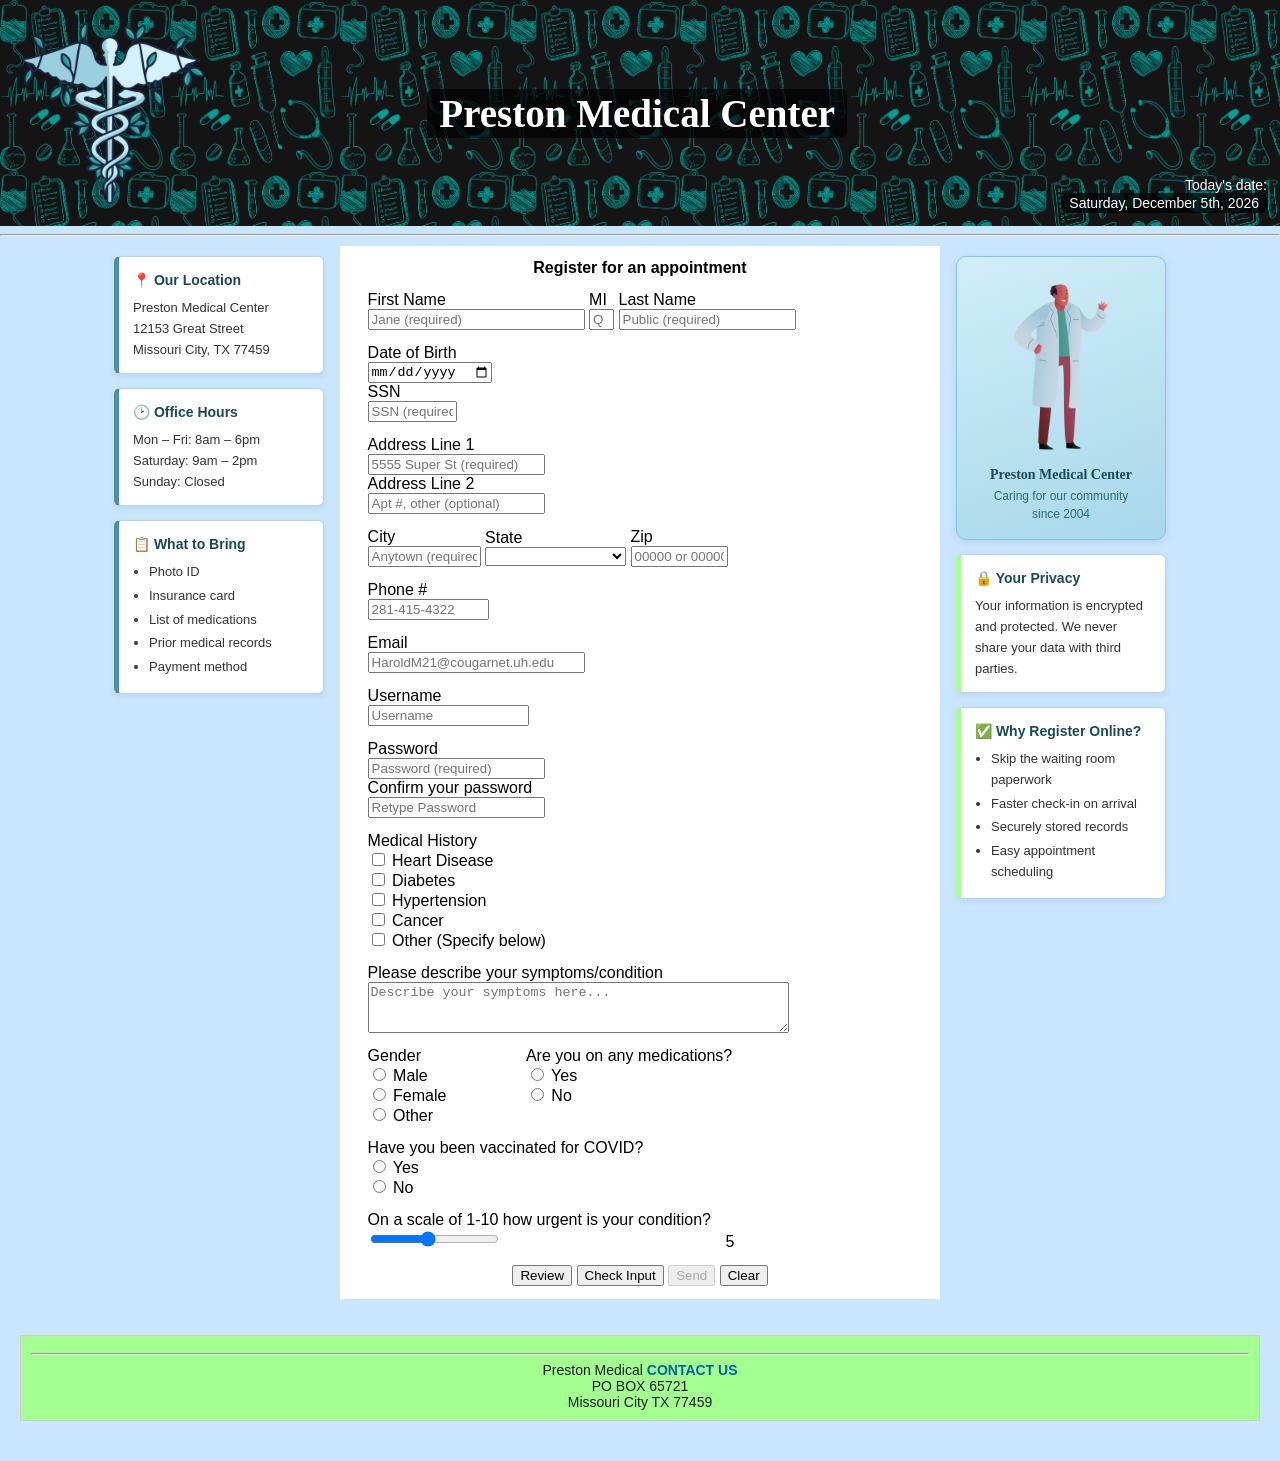
<file: index.html>
<!--
 Program name: index.html
 Author: Cinque Preston
 Date created: 2026-02-15
 Date last edited: 2026-04-22
 Version: 2.0
 Description: Preston Medical Center patient registration form (combined).
-->
<html>
    <head>
        <meta charset="utf-8">
        <title>Appointment Registration - Preston Medical Center</title>
        <link rel="stylesheet" href="homework1.css">
        <link rel="stylesheet" href="homework2.css">
    </head>
 
    <body>
        <div id="header"> 
            <table id="header-table">
                <tr>
                    <td id="header-logo">
                            <span>
                                  <img id="logo" 
                                   src="SOMETHING.png" 
                                   alt="Preston Medical Logo" 
                                   width="200" 
                                   height="200">
                            </span>
                        </td>
                    <td class="banner-title"><span>Preston Medical Center</span></td>
                    <td class="banner-date">Today's date: <span id="today"></span></td>
                </tr>
            </table>
        </div>
        <hr>

    <div id="main-layout">

      <!-- Left panel -->
      <div id="left-panel">
        <div class="info-card">
          <h3>&#128205; Our Location</h3>
          <p>Preston Medical Center<br>
             12153 Great Street<br>
             Missouri City, TX 77459</p>
        </div>
        <div class="info-card">
          <h3>&#128337; Office Hours</h3>
          <p>Mon &ndash; Fri: 8am &ndash; 6pm<br>
             Saturday: 9am &ndash; 2pm<br>
             Sunday: Closed</p>
        </div>
        <div class="info-card">
          <h3>&#128203; What to Bring</h3>
          <ul>
            <li>Photo ID</li>
            <li>Insurance card</li>
            <li>List of medications</li>
            <li>Prior medical records</li>
            <li>Payment method</li>
          </ul>
        </div>
      </div>

      <div id="body">
    <form name="register" id="register" onreset="removedata1()" action="homework1-submit.html">
    <table class="form">
    <tr class="form">
        <th class="form" colspan="3">Register for an appointment</th>
    </tr>
    <tr class="form">
    <td align="left"></td>
    <td>
        <span style="display:inline-block; text-align:left;">
            <label for="firstname">First Name</label><br>
            <input type="text" 
                   size="25" 
                   maxlength="30" 
                   id="firstname" 
                   name="firstname" 
                   required 
                   oninput="this.setCustomValidity('')" 
                   onblur="checkfirstname()"
                   title="Enter your first name. Letters, apostrophes, and dashes only. 1-30 characters required."
                   placeholder="Jane (required)">
        </span>
        <span style="display:inline-block; text-align:left;">
            <label for="middleinit">MI</label><br>
            <input type="text" 
                   size="1" 
                   maxlength="1" 
                   id="middleinit" 
                   name="middleinit"
                   onblur="checkmiddle()"
                   title="Enter your middle initial. One letter only, no numbers or symbols. Optional."
                   placeholder="Q">
        </span>
        <span style="display:inline-block; text-align:left;">
            <label for="lastname">Last Name</label><br>
            <input type="text" 
                   size="20" 
                   maxlength="30" 
                   id="lastname" 
                   name="lastname" 
                   required 
                   oninvalid="this.setCustomValidity('Last Name is Required')" 
                   oninput="this.setCustomValidity('')"
                   onblur="checklastname()"
                   title="Enter your last name. Letters, apostrophes, dashes, and numbers 2-5 only. 1-30 characters required."
                   placeholder="Public (required)">
        </span>
        <span id="name_message" style="display:block; color:red;"></span>
        <span id="lastname_message" style="display:block; color:red;"></span>
    </td>
    </tr>
    <tr class="form">
    <td align="right"></td>
    <td>
        <span style="display:inline-block; text-align:left; margin-right:25px;">
            <label for="DOB">Date of Birth</label><br>
            <input type="date" 
                   id="DOB" 
                   name="DateOfBirth" 
                   required
                   oninvalid="this.setCustomValidity('Date of Birth is Required')"
                   oninput="this.setCustomValidity(''); checkDOB()"
                   onblur="checkDOB()"
                   title="Enter your date of birth. Cannot be in the future or more than 120 years ago. Required.">
        </span>
        <span id="dob_message" style="display:block; color:red;"></span>
        <span style="display:inline-block; text-align:left;">
            <label for="SSN">SSN</label><br>
            <input type="password" 
                   size="9" 
                   maxlength="11" 
                   id="SSN" 
                   name="SocialSecurity" 
                   required
                   oninvalid="this.setCustomValidity('Social Security # is Required')"
                   oninput="formatSSN()"
                   onblur="checkSSN()"
                   title="Enter your 9-digit Social Security Number. Auto-formats as 000-00-0000. Required."
                   placeholder="SSN (required)">
        </span>
        <span id="ssn_text" style="display:block; color:red;"></span>
    </td>
    </tr>
    <tr class="form">
    <td align="right"></td>
    <td>
        <span style="display:inline-block; text-align:left; margin-right:25px;">
            <label for="addr1">Address Line 1</label><br>
            <input type="text" 
                   size="20" 
                   minlength="2" 
                   maxlength="30" 
                   id="addr1" 
                   name="addr1" 
                   required
                   oninvalid="this.setCustomValidity('At least 1 address line Required')"
                   oninput="this.setCustomValidity('')"
                   onblur="checkaddr1()"
                   title="Enter your street address. 2-30 characters required."
                   placeholder="5555 Super St (required)">
        </span>
        <span id="addr1_text" style="display:block; color:red;"></span>
        <span style="display:inline-block; text-align:left;">
            <label for="addr2">Address Line 2</label><br>
            <input type="text" 
                   size="20" 
                   maxlength="30" 
                   id="addr2" 
                   name="addr2"
                   onblur="checkaddr2()"
                   title="Enter your apartment number or additional address info. 2-30 characters if entered. Optional."
                   placeholder="Apt #, other (optional)">
        </span>
        <span id="addr2_text" style="display:block; color:red;"></span>
    </td>
    </tr>
    <tr class="form">
    <td align="right"></td>
    <td>
        <span style="display:inline-block; text-align:left;">
            <label for="city">City</label><br>
            <input type="text" 
                   size="12" 
                   maxlength="25" 
                   id="city" 
                   name="city" 
                   required
                   oninvalid="this.setCustomValidity('You forgot City')"
                   oninput="this.setCustomValidity('')"
                   onblur="checkcity()"
                   title="Enter your city. 2-30 characters required."
                   placeholder="Anytown (required)">
        </span>
        <span style="display:inline-block; text-align:left;">
            <label for="state">State</label><br>
            <select id="state" name="state" required onblur="checkstate()">
                <option value=""></option>
                <option value="AL">Alabama</option>
                <option value="AK">Alaska</option>
                <option value="AZ">Arizona</option>
                <option value="AR">Arkansas</option>
                <option value="CA">California</option>
                <option value="CO">Colorado</option>
                <option value="CT">Connecticut</option>
                <option value="DE">Delaware</option>
                <option value="DC">District Of Columbia</option>
                <option value="PR">Puerto Rico</option>
                <option value="FL">Florida</option>
                <option value="GA">Georgia</option>
                <option value="HI">Hawaii</option>
                <option value="ID">Idaho</option>
                <option value="IL">Illinois</option>
                <option value="IN">Indiana</option>
                <option value="IA">Iowa</option>
                <option value="KS">Kansas</option>
                <option value="KY">Kentucky</option>
                <option value="LA">Louisiana</option>
                <option value="ME">Maine</option>
                <option value="MD">Maryland</option>
                <option value="MA">Massachusetts</option>
                <option value="MI">Michigan</option>
                <option value="MN">Minnesota</option>
                <option value="MS">Mississippi</option>
                <option value="MO">Missouri</option>
                <option value="MT">Montana</option>
                <option value="NE">Nebraska</option>
                <option value="NV">Nevada</option>
                <option value="NH">New Hampshire</option>
                <option value="NJ">New Jersey</option>
                <option value="NM">New Mexico</option>
                <option value="NY">New York</option>
                <option value="NC">North Carolina</option>
                <option value="ND">North Dakota</option>
                <option value="OH">Ohio</option>
                <option value="OK">Oklahoma</option>
                <option value="OR">Oregon</option>
                <option value="PA">Pennsylvania</option>
                <option value="RI">Rhode Island</option>
                <option value="SC">South Carolina</option>
                <option value="SD">South Dakota</option>
                <option value="TN">Tennessee</option>
                <option value="TX">Texas</option>
                <option value="UT">Utah</option>
                <option value="VT">Vermont</option>
                <option value="VA">Virginia</option>
                <option value="WA">Washington</option>
                <option value="WV">West Virginia</option>
                <option value="WI">Wisconsin</option>
                <option value="WY">Wyoming</option>
            </select>
        </span>
        <span style="display:inline-block; text-align:left;">
            <label for="zip">Zip</label><br>
            <input type="text" 
                   size="10" 
                   maxlength="10" 
                   id="zip" 
                   name="zip" 
                   required
                   oninvalid="this.setCustomValidity('5-digit ZIP code required (e.g. 77002 or 77002-1234)')"
                   oninput="this.setCustomValidity('')"
                   onblur="checkzip()"
                   title="Enter your ZIP code. 5 digits required. ZIP+4 format (00000-0000) also accepted and will be trimmed to 5 digits. Required."
                   placeholder="00000 or 00000-0000">
        </span>
        <span id="City_text" style="display:block; color:red;"></span>
        <span id="State_text" style="display:block; color:red;"></span>
        <span id="zip_text" style="display:block; color:red;"></span>
    </td>
    </tr>
    <tr class="form">
    <td align="right"></td>
    <td>
        <span style="display:inline-block; text-align:left;">
            <label for="phone">Phone #</label><br>
            <input type="text" 
                   size="13" 
                   maxlength="13" 
                   id="phone" 
                   name="phone"
                   onblur="checkphone()"
                   title="Enter your phone number in format 000-000-0000. Optional."
                   placeholder="281-415-4322">
        </span>
        <span id="phone_text" style="display:block; color:red;"></span>
    </td>
    </tr>
    <tr class="form">
    <td align="right"></td>
    <td>
        <span style="display:inline-block; text-align:left;">
            <label for="email1">Email</label><br>
            <input type="email" 
                   size="25" 
                   id="email1" 
                   name="email1"
                   onblur="checkemail()"
                   title="Enter your email address in format name@domain.tld. Optional."
                   placeholder="HaroldM21@cougarnet.uh.edu">
        </span>
        <span id="Email_Text" style="display:block; color:red;"></span>
    </td>
    </tr>
    <tr class="form">
    <td align="right"></td>
    <td>
        <span style="display:inline-block; text-align:left;">
            <label for="user">Username</label><br>
            <input type="text" 
                   size="18"
                   maxlength="30"
                   id="user" 
                   name="user"
                   placeholder="Username"
                   required
                   title="Enter a username. 5-30 characters, letters and numbers only, cannot start with a number, no spaces. Required."
                   oninvalid="this.setCustomValidity('Username is Required')"
                   oninput="this.setCustomValidity('')"
                   onblur="checkuser()"
            >
        </span>
        <span id="user_text" style="display:block; color:red;"></span>
    </td>
    </tr>
    <tr class="form">
    <td align="right"></td>
    <td>
        <span style="display:inline-block; text-align:left; margin-right:25px;">
            <label for="pass">Password</label><br>
            <input type="password" 
                   size="20" 
                   maxlength="30" 
                   id="pass" 
                   name="Password" 
                   required
                   placeholder="Password (required)"
                   title="Enter a password. 8-30 characters, must include 1 uppercase, 1 lowercase, 1 number, and 1 special character. Cannot contain your name or username."
                   oninvalid="this.setCustomValidity('Password is Required')"
                   oninput="this.setCustomValidity('')"
                   onblur="passwordentry()"
            >
        </span>
        <span id="pass_text" style="display:block; color:red;"></span>
        <span id="pass_text2" style="display:block; color:red;"></span>
        <span id="pass_text3" style="display:block; color:red;"></span>
        <span id="pass_text4" style="display:block; color:red;"></span>
        <span id="pass_text5" style="display:block; color:red;"></span>
        <span id="pass_text6" style="display:block; color:red;"></span>
        <span id="pass_text7" style="display:block; color:red;"></span>
        <span id="pass_text8" style="display:block; color:red;"></span>
        <span id="pass_text9" style="display:block; color:red;"></span>
        <span style="display:inline-block; text-align:left;">
            <label for="confirmPass">Confirm your password</label><br>
            <input type="password" 
                   size="20" 
                   maxlength="30" 
                   id="confirmPass" 
                   name="confirmPass" 
                   required
                   title="Re-enter your password to confirm it matches."
                   placeholder="Retype Password"
                   onblur="checkpassword2()"
            >
        </span>
        <span id="confirmPass_text" style="display:block; color:red;"></span>
    </td>
    </tr>
    <tr class="form">
    <td align="right"></td>
    <td>
        <span style="display:inline-block; text-align:left;">
            <label>Medical History</label><br>
            <input type="checkbox" id="illness1" name="illness1" value="Heart Disease">
            <label for="illness1">Heart Disease</label><br>
            <input type="checkbox" id="illness2" name="illness2" value="Diabetes">
            <label for="illness2">Diabetes</label><br>
            <input type="checkbox" id="illness3" name="illness3" value="Hypertension">
            <label for="illness3">Hypertension</label><br>
            <input type="checkbox" id="illness4" name="illness4" value="Cancer">
            <label for="illness4">Cancer</label><br>
            <input type="checkbox" id="illnessOther" name="illnessOther" value="Other">
            <label for="illnessOther">Other (Specify below)</label><br>
        </span>
        <span id="Medical_Check"></span>
    </td>
    </tr>
    <tr class="form">
    <td align="right"></td>
    <td>
        <span style="display:inline-block; text-align:left;">
            <label for="description">Please describe your symptoms/condition</label><br>
            <textarea 
                id="description" 
                name="description" 
                rows="3" 
                cols="50"
                title="Describe your symptoms or condition. Optional."
                placeholder="Describe your symptoms here..."></textarea>
        </span>
    </td>
    </tr>
    <tr class="form">
    <td align="right"></td>
    <td>
        <span style="display:inline-block; text-align:left; margin-right:75px;">
            <label>Gender</label><br>
            <input type="radio" id="male" name="gender" value="male" required>
                <label for="male">Male</label><br>
            <input type="radio" id="female" name="gender" value="female">
                <label for="female">Female</label><br>
            <input type="radio" id="othergender" name="gender" value="other">
                <label for="othergender">Other</label><br>
            <span id="gender_text" style="display:block; color:red;"></span>
        </span>
        <span style="display:inline-block; text-align:left; vertical-align: top">
            <label>Are you on any medications?</label><br>
            <input type="radio" id="medyes" name="medication" value="yes" required>
                <label for="medyes">Yes</label><br>
            <input type="radio" id="medno" name="medication" value="no">
                <label for="medno">No</label><br>
            <span id="medication_text" style="display:block; color:red;"></span>
        </span>
    </td>
    </tr>
    <tr class="form">
    <td align="right"></td>
    <td>
        <span style="display:inline-block; text-align:left;">
            <label>Have you been vaccinated for COVID?</label><br>
            <input type="radio" id="vacyes" name="vaccination" value="yes" required>
                <label for="vacyes">Yes</label><br>
            <input type="radio" id="vacno" name="vaccination" value="no">
                <label for="vacno">No</label><br>
            <span id="vaccination_text" style="display:block; color:red;"></span>
        </span>
    </td>
    </tr>
    <tr class="form">
    <td align="right"></td>
    <td>
        <span style="display:inline-block; text-align:left;">
            <label for="feeling">On a scale of 1-10 how urgent is your condition?</label><br>
            <input type="range" 
                   id="feeling" 
                   name="feeling"
                   min="1"
                   max="10"
                   value="5"
                   oninput="document.getElementById('urgencyValue').innerHTML = this.value">
        </span>
        <span id="urgencyValue" style="margin-left:10px;">5</span>
    </td>
    </tr>

    <tr>        
        <td colspan="3">
            <center>
            <input type="button" id="getdata" value="Review" onclick="getdata1()">
            <input type="button" id="check" value="Check Input" onclick="checkform()">
            <input type="submit" value="Send" id="submit" disabled>
            <input type="reset" value="Clear" onclick="document.getElementById('submit').disabled = true;">
            </center>
        </td>
    </tr>
    </table>
    </form>
      </div><!-- end #body -->

      <div id="right-panel">
        <div class="graphic-panel">
          <img src="waving.png" alt="Friendly doctor welcoming patients" class="doctor-img">
          <p class="graphic-title">Preston Medical Center</p>
          <p class="graphic-sub">Caring for our community<br>since 2004</p>
        </div>
        <div class="info-card trust-card">
          <h3>&#128274; Your Privacy</h3>
          <p>Your information is encrypted and protected. We never share your data with third parties.</p>
        </div>
        <div class="info-card trust-card">
          <h3>&#9989; Why Register Online?</h3>
          <ul>
            <li>Skip the waiting room paperwork</li>
            <li>Faster check-in on arrival</li>
            <li>Securely stored records</li>
            <li>Easy appointment scheduling</li>
          </ul>
        </div>
      </div>

    </div><!-- end #main-layout -->

    <div id="footer">
        <hr>
        <center>
        Preston Medical
        <a href="https://theuselessweb.com/" class="contact-btn">CONTACT US</a>
        <br>
        PO BOX 65721
        <br>
        Missouri City TX 77459
        </center>
    </div>

<!-- Output table appears here after clicking Review -->
<div id="outputformdata"></div>

<!-- Load external JavaScript -->
<script src="homework3.js"></script>
<script>
    (function() {
        var days = ["Sunday","Monday","Tuesday","Wednesday","Thursday","Friday","Saturday"];
        var months = ["January","February","March","April","May","June",
                      "July","August","September","October","November","December"];
        var d = new Date();
        var day = days[d.getDay()];
        var month = months[d.getMonth()];
        var date = d.getDate();
        var year = d.getFullYear();
        var suffix = (date === 1 || date === 21 || date === 31) ? "st"
                   : (date === 2 || date === 22) ? "nd"
                   : (date === 3 || date === 23) ? "rd" : "th";
        document.getElementById("today").innerHTML = day + ", " + month + " " + date + suffix + ", " + year;
    })();
</script>
</body>
</html>
</file>
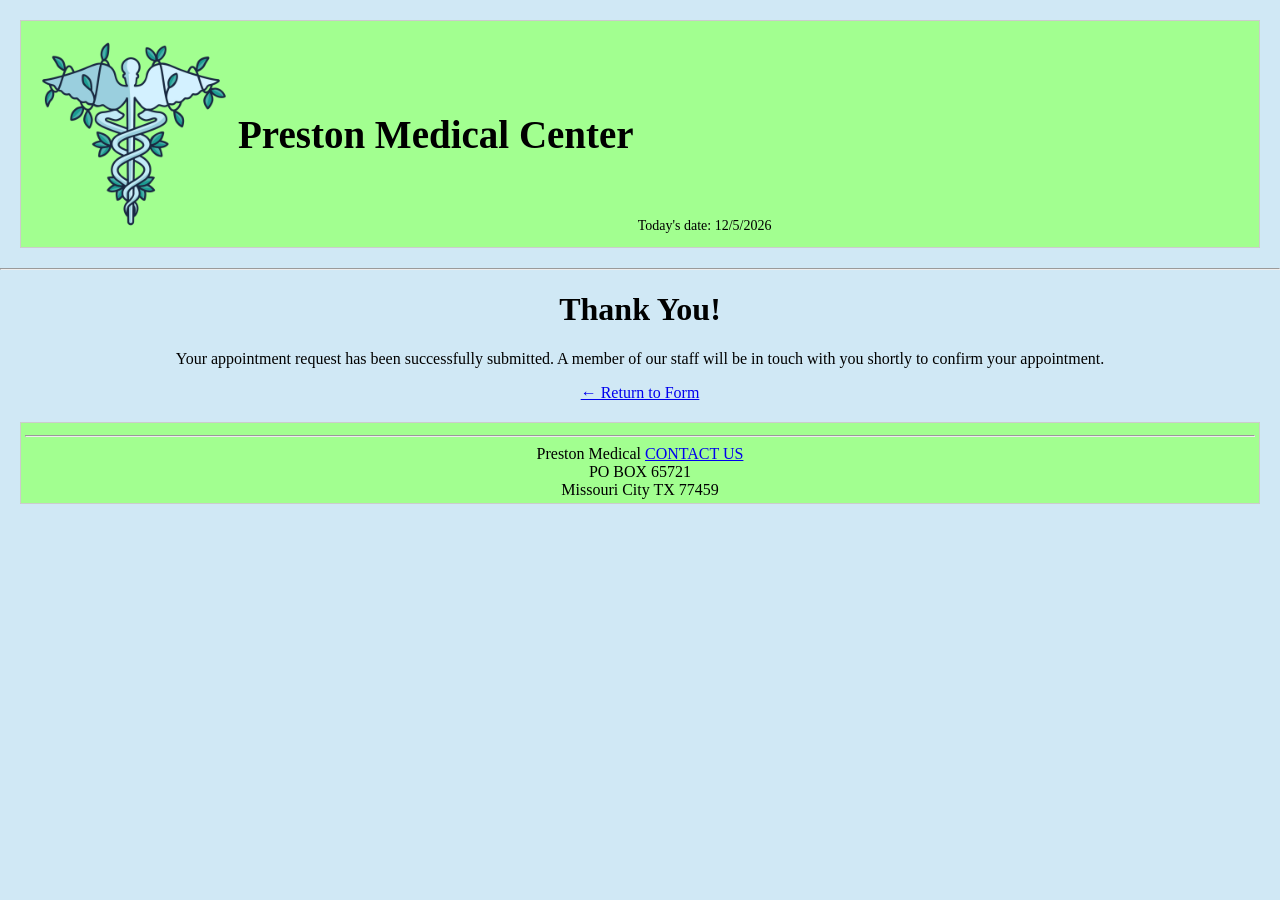
<file: homework1-submit (2).html>
<!-- 
 Name: Cinque Preston
 File: homework1.css
 Date Created: 2026-02-15
 Date Updated: 2026-02-23
 Purpose: Style sheet for MIS 3371 HW1
-->
<html>
<head>
    <meta charset="utf-8">
    <title>Appointment Submitted - Preston Medical Center</title>
    <link rel="stylesheet" href="thankyou.css">
</head>
<body>

    <div id="header">
        <table>
            <tr>
                <td>
                    <img src="SOMETHING.png" alt="Preston Medical Logo" width="200" height="200">
                </td>
                <td class="site-title">Preston Medical Center</td>
                <td class="date-cell">Today's date: <span id="today"></span></td>
            </tr>
        </table>
    </div>

    <hr>

    <div id="body">
        <div class="thank-you-box">
            <div class="checkmark">
            </div>
            <h1>Thank You!</h1>
            <p>Your appointment request has been successfully submitted. A member of our staff will be in touch with you shortly to confirm your appointment.</p>
            <a href="index.html" class="return-btn">&#8592; Return to Form<br></a>
        </div>
    </div>

    <div id="footer">
        <hr>
        Preston Medical
        <a href="https://theuselessweb.com/">CONTACT US</a>
        <br>
        PO BOX 65721
        <br>
        Missouri City TX 77459
    </div>

    <script>
        document.getElementById("today").innerHTML = new Date().toLocaleDateString();
    </script>

</body>
</html>
</file>
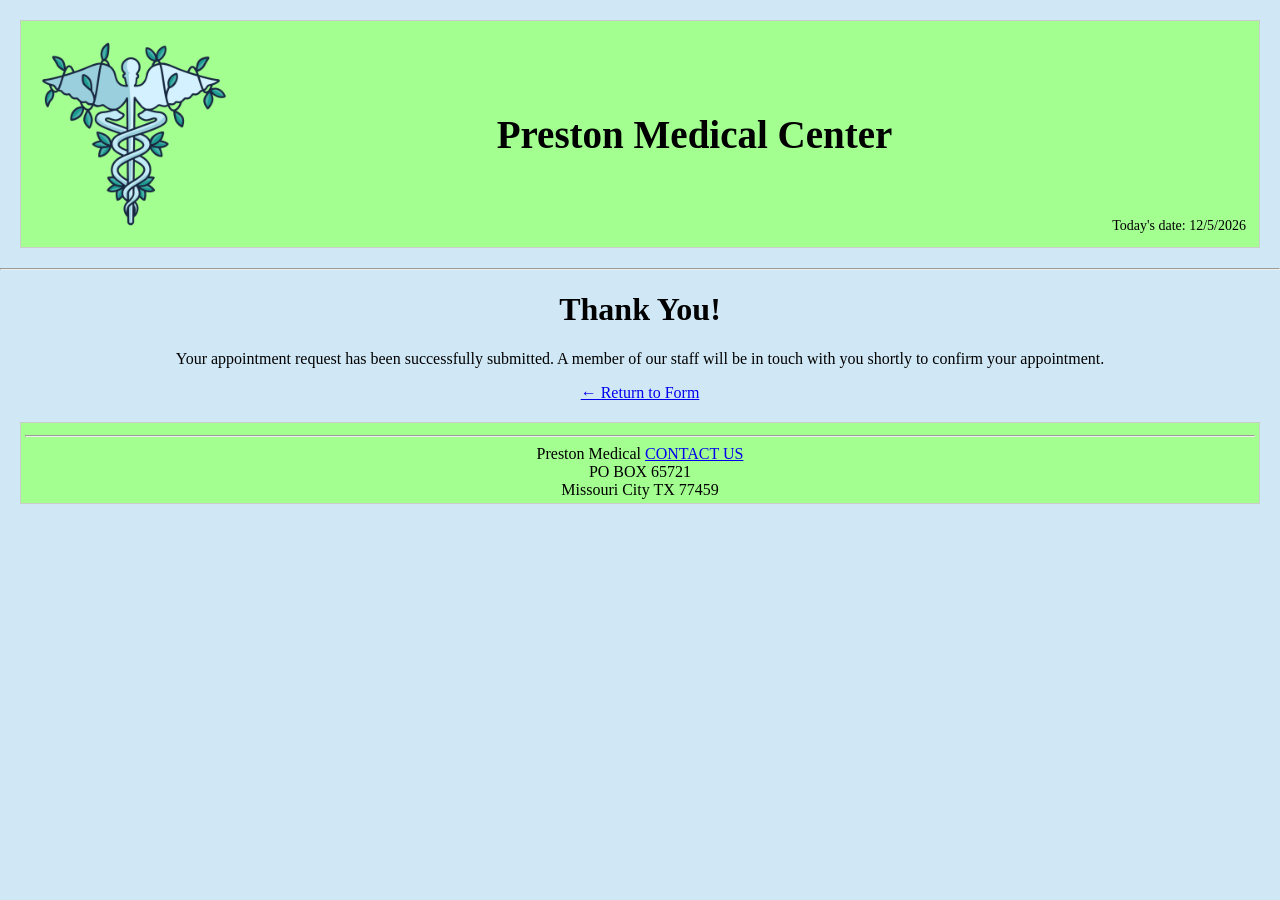
<file: homework1-submit.html>
<!-- 
 Name: Cinque Preston
 File: homework1.css
 Date Created: 2026-02-15
 Date Updated: 2026-02-23
 Purpose: Style sheet for MIS 3371 HW1
-->
<html>
<head>
    <meta charset="utf-8">
    <title>Appointment Submitted - Preston Medical Center</title>
    <link rel="stylesheet" href="thankyou.css">
</head>
<body>

    <div id="header">
        <table width="100%">
            <tr>
                <td>
                    <img src="SOMETHING.png" alt="Preston Medical Logo" width="200" height="200">
                </td>
                <td class="site-title">Preston Medical Center</td>
                <td class="date-cell">Today's date: <span id="today"></span></td>
            </tr>
        </table>
    </div>

    <hr>

    <div id="body">
        <div class="thank-you-box">
            <div class="checkmark">
            </div>
            <h1>Thank You!</h1>
            <p>Your appointment request has been successfully submitted. A member of our staff will be in touch with you shortly to confirm your appointment.</p>
            <a href="index.html" class="return-btn">&#8592; Return to Form<br></a>
        </div>
    </div>

    <div id="footer">
        <hr>
        Preston Medical
        <a href="https://theuselessweb.com/">CONTACT US</a>
        <br>
        PO BOX 65721
        <br>
        Missouri City TX 77459
    </div>

    <script>
        document.getElementById("today").innerHTML = new Date().toLocaleDateString();
    </script>

</body>
</html>
</file>
<file: homework1.css>
/* 
 Program name: homework1.css
 Author: Cinque Preston
 Date created: 2026-02-15
 Date last edited: 2026-04-22
 Version: 1.3
 Description: External stylesheet for the Preston Medical Center
*/
body 
{
    background-color: rgb(202, 230, 255);
    font-family: 'Lucida Sans', 'Lucida Sans Regular', 'Lucida Grande', 'Lucida Sans Unicode', Geneva, Verdana, sans-serif;
    color: rgb(20, 20, 20);
    margin: 0;
    padding: 0;
}
h1, h2, h3
{
    font-family: Georgia, 'Times New Roman', serif;
    color: rgb(0, 80, 120);
}
/* Hyperlinks */
a
{
    color: rgb(0, 100, 160);
    text-decoration: none;
    font-weight: bold;
}
a:visited
{
    color: rgb(90, 0, 130);
}
a:hover
{
    text-decoration: underline;
    color: rgb(0, 60, 100);
}
#header
{
    background-color: rgb(20, 20, 20);
    background-image: url("medic.png");
    background-repeat: repeat;
    background-size: 170px 170px;
    min-height: 200px;
}
#header-table
{
    width: 100%;
    border-collapse: separate;
    border-spacing: 5px;
}
#header-table td
{
    vertical-align: middle;
    padding: 8px;
}

.banner-date > span
{
    background: rgba(0,0,0,0.7);
    border-radius: 6px;
    padding: 2px 8px;
    display: inline-block;
    white-space: nowrap;
}
#header-logo
{
    width: 200px;
}
#footer
{
    background-color: rgb(162, 255, 144);
    border: 1px solid #ccc;
    margin: 20px;
    padding: 10px;
    text-align: center;
    font-size: 14px;
    color: rgb(30, 30, 30);
}
/* Class selectors*/
table.form, tr.form, td.form 
{
    margin: 0 auto;
    width: 600px;
    opacity: 1;
    font-family: 'Lucida Sans', 'Lucida Sans Regular', 'Lucida Grande', 'Lucida Sans Unicode', Geneva, Verdana, sans-serif;
    background-color: rgb(255, 255, 255);
    padding: 0px;
    border-spacing: 12px;
    color: rgb(0, 0, 0);
}
.banner-title
{
    font-weight: bold;
    font-size: 39px;
    text-align: center;
    color: rgb(255, 255, 255);
    font-family: Georgia, serif;
    width: 100%;
}
.banner-title span
{
    width: auto;
    display: inline-block;
    background: rgba(0,0,0,0.7);
    border-radius: 6px;
    padding: 2px 12px;
}
.banner-date
{
    text-align: right;
    vertical-align: bottom !important;
    font-size: 14px;
    color: rgb(255, 255, 255);
    width: 200px;
}
/* Error messages */
.error-msg
{
    display: block;
    color: red;
}
#main-layout
{
    display: flex;
    flex-direction: row;
    align-items: flex-start;
    gap: 16px;
    margin: 10px 20px;
    justify-content: center;
}
#body
{
    flex: 0 0 auto;
}
/* Panels */
#left-panel, #right-panel
{
    flex: 0 0 210px;
    display: flex;
    flex-direction: column;
    gap: 14px;
    padding-top: 10px;
}
.info-card
{
    background-color: #ffffff;
    border: 1px solid #b0d8ea;
    border-left: 5px solid #4a90a4;
    border-radius: 6px;
    padding: 12px 14px;
    box-shadow: 0 2px 6px rgba(0,0,0,0.08);
    font-size: 13px;
    line-height: 1.6;
}
.info-card h3
{
    margin: 0 0 7px 0;
    font-size: 14px;
    color: #1a4a5a;
    font-family: 'Lucida Sans', Verdana, sans-serif;
}
.info-card p, .info-card ul
{
    margin: 0;
    color: #333;
}
.info-card ul
{
    padding-left: 16px;
}
.info-card li
{
    margin-bottom: 3px;
}
/* right */
.graphic-panel
{
    background: linear-gradient(160deg, #d0eef8 0%, #a8d8ea 100%);
    border-radius: 10px;
    text-align: center;
    padding: 20px 14px 16px;
    border: 1px solid #7ec8e3;
    box-shadow: 0 2px 8px rgba(0,0,0,0.1);
}
.graphic-title
{
    font-size: 14px;
    font-weight: bold;
    color: #1a4a5a;
    margin: 10px 0 4px;
    font-family: Georgia, serif;
}
.graphic-sub
{
    font-size: 12px;
    color: #2e6b7a;
    margin: 0;
    line-height: 1.5;
}
.trust-card
{
    border-left-color: rgb(162, 255, 144);
}
.doctor-img
{
    width: 100%;
    max-width: 200px;
    display: block;
    margin: 0 auto;
}
</file>
<file: homework2.css>
/* 
 Name: Cinque Preston
 File: homework2.css
 Date Created: 2026-03-24
 Date Updated: 2026-04-20
 Purpose: Styles for the form review summary table
*/

#outputformdata {
    margin-top: 40px;
    margin-bottom: 40px;
}

/* Wrapper table */
table.output {
    border-collapse: collapse;
    width: 50%;
    margin: 0 auto;
    font-family: 'Lucida Sans', Verdana, sans-serif;
    font-size: 14px;
    border-radius: 8px;
    overflow: hidden;
    box-shadow: 0 4px 12px rgba(0, 0, 0, 0.15);
}

/* Header row */
table.output th {
    background-color: #4a90a4;
    color: #ffffff;
    padding: 12px 18px;
    text-align: center;
    font-size: 15px;
    font-weight: bold;
    letter-spacing: 0.5px;
    border-bottom: 3px solid #2e6b7a;
}

/* All cells */
table.output td {
    padding: 8px 16px;
    border-bottom: 1px solid #d0e8f5;
    vertical-align: middle;
}

/* Alternating row shading */
table.output tr:nth-child(even) td {
    background-color: #eaf4fb;
}
table.output tr:nth-child(odd) td {
    background-color: #ffffff;
}

/* Hover highlight */
table.output tr:hover td {
    background-color: #cde8f5;
}

/* Field label column */
td.review-label {
    font-weight: bold;
    color: #1a4a5a;
    width: 40%;
    white-space: nowrap;
    text-align: right;
    padding-right: 20px;
}

/* User entry value column */
td.review-value {
    color: #333;
    text-align: left;
    width: 60%;
}
</file>
<file: thankyou.css>
/* 
 Name: Cinque Preston
 File: thankyou.css
 Date Created: 2026-02-20
 Date Updated: 2026-04-08
 Purpose: Style sheet for MIS 3371 HW1 submit page
 */
body 
{
    text-align: center;
    margin: 0;
    padding: 0;
    background-color: #d0e8f5;
    font-family: Georgia, serif;
}

#header 
{
    text-align: center;
    background-color: rgb(162, 255, 144);
    border: 1px solid #ccc;
    margin: 20px;
    padding: 10px;
}


.site-title 
{
    text-align: center;
    font-weight: bold;
    font-size: 39px;
    text-align: center;
}

.date-cell 
{
    text-align: right;
    vertical-align: bottom;
    font-size: 14px;
}

#footer
{
    text-align: center;
    background-color: rgb(162, 255, 144);
    border: 1px solid #ccc;
    margin: 20px;
    padding: 4px;
}
</file>
